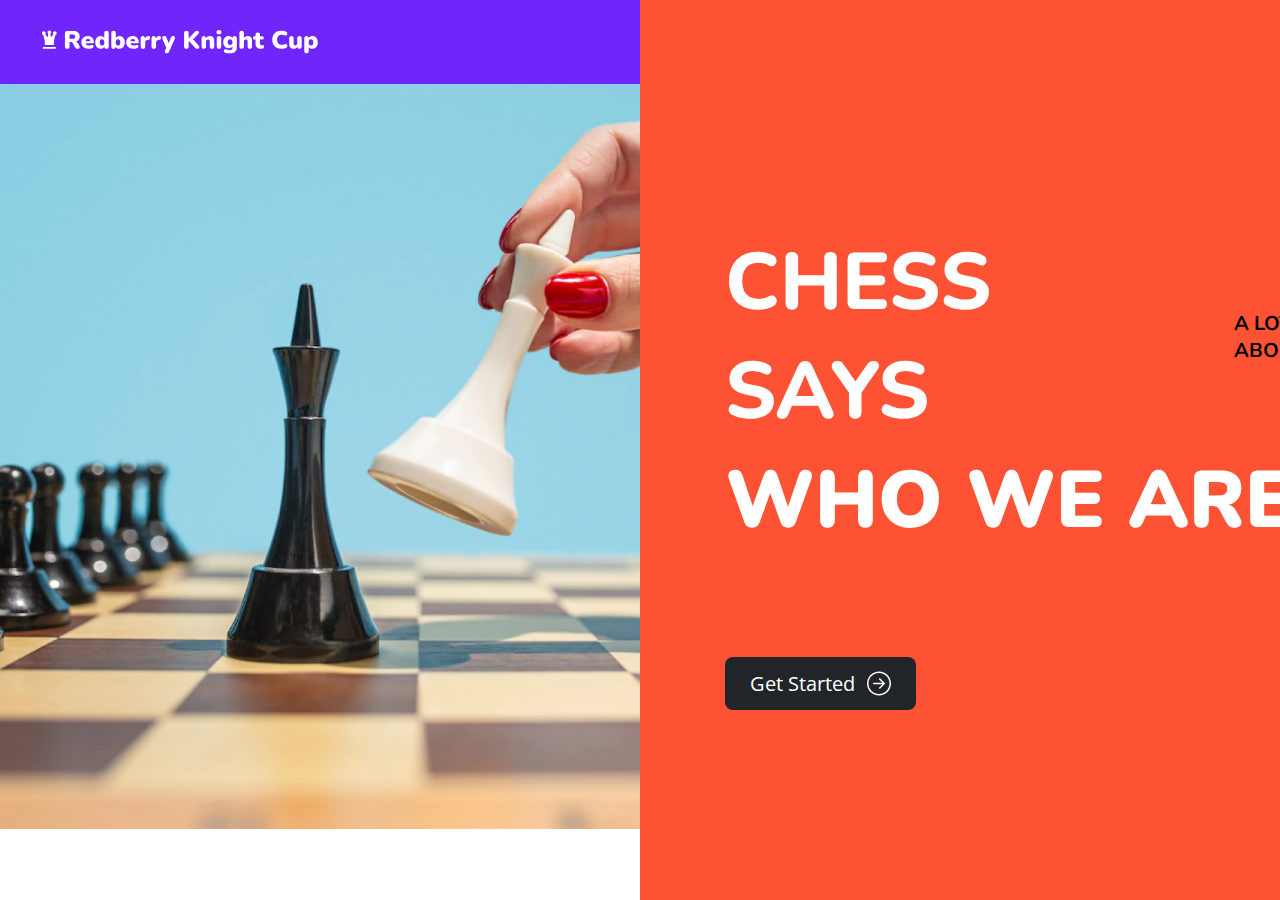
<file: index.html>
<!DOCTYPE html>
<html lang="en">
  <head>
    <meta charset="UTF-8" />
    <meta http-equiv="X-UA-Compatible" content="IE=edge" />
    <meta name="viewport" content="width=device-width, initial-scale=1.0" />
    <title>Redberry Knight Cup</title>
    <link rel="stylesheet" href="./css/landing-page.css" />
    <link rel="stylesheet" href="./css/first-step.css" />
    <link rel="stylesheet" href="./css/second-step.css" />
  </head>
  <body style="display: none">
    <div class="container">
      <!-- ******* left ********* -->
      <div class="left-side">
        <div class="left-head">
          <img src="./images/Khight-cup-logo.svg" alt="logo" />
        </div>
        <div class="left-body">
          <div class="quote quote1" id="quote1">
            <h1>“When you see a good move, look for a better one.”</h1>
            <p>-Emanuel Lasker</p>
          </div>
          <div class="quote quote2" id="quote2">
            <h1>
              “Many have become chess masters; <br />
              no one has become the master of chess.”
            </h1>
            <p>- Siegbert Tarrasch</p>
          </div>
        </div>
      </div>
      <!-- ******* right ********* -->
      <div class="right-side">
        <div class="right-child-div">
          <h1 class="right-h1">chess says <span> a lot about</span></h1>
          <h1>who we are</h1>
          <button onclick="getStarted()">
            <a href="#">Get started <img src="./images/button-arrow.svg" alt="arrow" /></a>
          </button>
        </div>
      </div>
      <!-- ******* form ********** -->
      <div class="personal-info">
        <div class="form-part-header"><h3>start creating your account</h3></div>

        <form class="registerForm" id="registerForm">
          <!-- progress bar -->
          <div class="progress-bar">
            <div class="progress" id="progress"></div>
            <div class="progress-step progress-step-active" id="progress-step1" data-title="Personal information"></div>
            <div class="progress-step" id="progress-step2" data-title="Chess experience"></div>
          </div>
          <!-- end of progress bar  -->
          <!-- first step -->
          <div class="step input-group" id="step1">
            <div class="head-group">
              <h1>Personal information</h1>
              <h3>This is basic information field</h3>
            </div>
            <input type="text" name="name" id="name" onfocus="progressGreen()" onkeyup="saveValue(this)" onfocusout="nameValidation(this)" placeholder="Name *" class="input" autocomplete="off" />
            <input
              type="email"
              name="email address"
              id="email"
              onfocus="progressGreen()"
              onkeyup="saveValue(this)"
              onfocusout=" emailValidation(this)"
              placeholder="Email address*"
              class="input"
              autocomplete="off"
            />
            <input
              type="tel"
              name="phone number"
              id="phone"
              onfocus="progressGreen()"
              onkeyup="saveValue(this)"
              onfocusout="phoneValidation(this)"
              placeholder="Phone number*"
              class="input"
              autocomplete="off"
              onkeypress="return onlyNumberKey(event)"
            />
            <input
              name="birthday"
              id="birthday"
              onkeyup="saveValue(this)"
              onfocusout="(this.type='text');dateValidation(this)"
              placeholder="Date of birth*"
              type="text"
              onfocus="(this.type='date');progressGreen()"
              class="input"
              autocomplete="off"
              min="1920-01-01"
              max="2006-12-31"
            />
          </div>
          <!-- first step end -->
          <!-- second step -->
          <div class="step" id="step2">
            <div class="head-group">
              <h1>Chess experience</h1>
              <h3>This is basic information field</h3>
            </div>
            <div class="select-group">
              <div class="dropdown dropdown1" onclick="saveDropdownValue(this)">
                <h2 class="h2" id="knowledge">level of knowledge <span style="color: #dc3545">*</span></h2>
                <ul class="first-dropdown-options dropdown-options">
                  <li>beginner</li>
                  <li>intermediate</li>
                  <li>professional</li>
                </ul>
              </div>
              <div class="dropdown dropdown2" onclick="saveDropdownValue(this)">
                <h2 id="player">Choose your character</h2>
                <ul class="second-dropdown-options dropdown-options">
                  <!-- <li>magnus Carlsen <img src="./images/player.png" alt="" /></li> -->
                </ul>
              </div>
            </div>
            <div class="question-group">
              <p>Have you participated in the Redberry Championship? <span style="color: #dc3545">*</span></p>
              <div class="choice">
                <input type="radio" id="yes" name="participated" value="yes" onclick="checkRadioInput()" />
                <label for="yes">Yes</label>
              </div>
              <div class="choice">
                <input type="radio" id="no" name="participated" value="no" onclick="checkRadioInput()" />
                <label for="no">No</label>
              </div>
            </div>
          </div>
          <!-- second step end -->
          <!-- buttons -->
          <div class="buttons">
            <a href="#" class="btn btn-prev">Back </a>
            <a href="#" class="btn btn-next">Next <img src="./images/button-arrow.svg" alt="arrow" /></a>
            <input type="button" value="Done" class="btn btn-next submit-btn hide-btn" />
          </div>
          <!-- buttons end -->
        </form>
        <div class="errors">
          <!-- <div class="error-message">
            <h3 class="error-top">
              <span
                ><img src="./images/error.svg" alt="error" />
                <span>Invalid Email</span>
              </span>
              <img src="./images/close-btn.svg" class="close-btn" alt="close" />
            </h3>
            <h3 class="error-bottom">Please enter valid email address</h3>
          </div>-->
        </div>
      </div>
      <!-- *********** end of form ****************** -->
    </div>

    <script src="./js/index.js"></script>
    <script src="./js/first-step.js"></script>
    <script src="./js/second-step.js"></script>
    <script src="./js/final.js"></script>
    <script src="./js/dropdown.js"></script>
    <script src="./js/sessionStorage.js"></script>
    <!-- <script src="./app.js"></script> -->

    <!-- <script src="./placeholder.js"></script> -->
  </body>
</html>
</file>
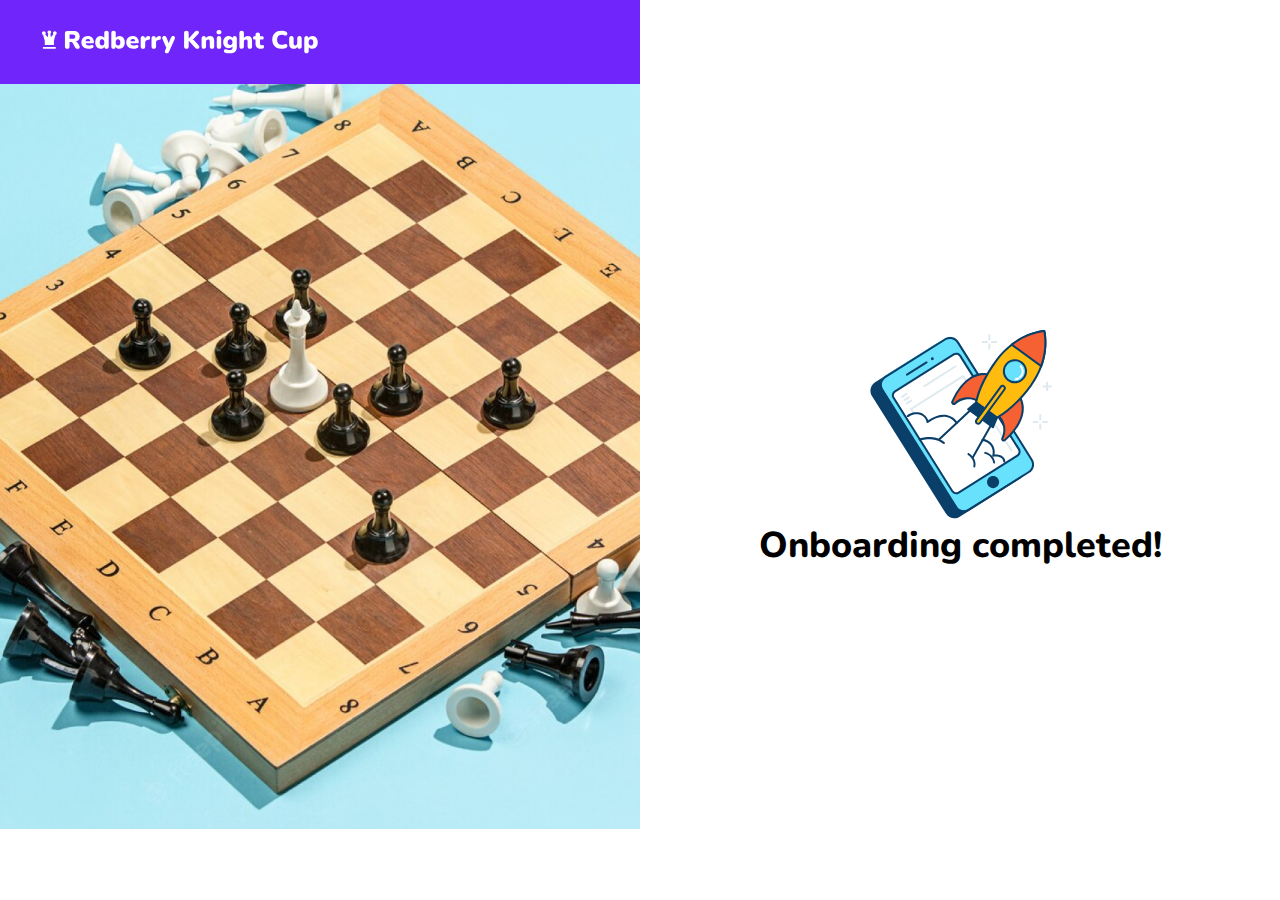
<file: final.html>
<!DOCTYPE html>
<html lang="en">
  <head>
    <meta charset="UTF-8" />
    <meta http-equiv="X-UA-Compatible" content="IE=edge" />
    <meta name="viewport" content="width=device-width, initial-scale=1.0" />
    <title>Document</title>
    <link rel="stylesheet" href="./css/final.css" />
  </head>
  <body>
    <div class="container">
      <!-- ******* left ********* -->
      <div class="left-side">
        <div class="left-head">
          <a href="./index.html">
            <img src="./images/Khight-cup-logo.svg" alt="logo" />
          </a>
        </div>
        <div class="left-body"></div>
      </div>
      <div class="right-side">
        <img src="./images/Succsess rocket.svg" alt="succes rocket" />
        <p>Onboarding completed!</p>
      </div>
    </div>
  </body>
</html>
</file>
<file: css/landing-page.css>
@import url('https://fonts.googleapis.com/css2?family=Nunito:wght@300;400;500;600;700;800;900&family=Open+Sans:wght@300;400;500;600;700;800&display=swap');

:root {
  --primary-color: #212529;
}

* {
  font-family: 'Nunito', 'Open Sans', sans-serif;
  margin: 0;
  border: 0;
  padding: 0;
  box-sizing: border-box;
  outline: 0;
}

.container {
  min-height: 100vh;
  display: flex;
  justify-content: baseline;
}

.right-side,
.left-side {
  width: 50vw;
}

.right-side {
  background: #fd5334;
  display: flex;
  justify-content: baseline;
  align-items: baseline;
  animation: appear 0.3s;
}

@keyframes appear {
  from {
    opacity: 0.5;
  }
  to {
    opacity: 1;
  }
}

.right-child-div {
  position: relative;
  top: 228px;
  left: 85px;
  width: max-content;
}

.right-child-div h1 {
  color: #fff;
  font-size: 5rem;
  line-height: 109px;
  text-transform: uppercase;
}

.right-child-div h1:first-child {
  display: flex;
  align-items: center;
  column-gap: 26px;
  font-weight: 800;
}

.right-child-div h1:nth-child(2) {
  font-weight: 900;
}

.right-child-div span {
  font-size: 20px;
  color: #000;
  font-weight: 700;
  line-height: 27px;
  text-transform: uppercase;
}

.right-child-div button {
  position: relative;
  width: 191px;
  height: 53px;
  background: var(--primary-color);
  border-radius: 8px;
  top: 102px;
}

.right-child-div button a {
  font-family: 'Open Sans';
  display: flex;
  justify-content: center;
  align-items: center;
  column-gap: 12px;
  color: #fff;
  font-family: 'Open Sans';
  font-weight: 400;
  font-size: 20px;
  line-height: 27px;
  text-transform: capitalize;
  text-decoration: none;
}

.right-child-div button:hover {
  background: var(--primary-color);
  outline: 4px solid rgba(194, 165, 249, 0.8);
}

/* 
.left-side {
} */

.left-head {
  background: #7025fb;
  height: 84px;
}

.left-head img {
  position: relative;
  left: 6.5%;
  top: 35.71%;
}

.left-body {
  position: relative;
  background-image: url('../images/Landing-page-scrolling-photo-1.png');
  background-position: 0 -84px;
  background-repeat: no-repeat;
  background-size: cover;
  background-attachment: local;
  height: calc(100% - 84px);
  transition: 0.3s;
}

/* **************** quote on left side */
.quote {
  position: relative;
  width: 423px;
  height: 140px;
  left: 132px;
  top: 251px;
  text-transform: uppercase;
  font-style: italic;
}
.quote1 {
  display: none;
}
.quote2 {
  display: none;
  width: 615px;
  top: 197px;
}

.quote-active {
  display: block;
}

.quote h1 {
  font-weight: 800;
  font-size: 26px;
  line-height: 35px;
  color: var(--primary-color);
}

.quote1 h1 {
  margin-bottom: 24px;
}
.quote2 h1 {
  margin-bottom: 32px;
}

.quote p {
  font-style: italic;
  font-weight: 500;
  font-size: 24px;
  line-height: 33px;
}
.quote1 p {
  color: #e5e6e8;
}

.quote2 p {
  color: #093f68;
  text-align: right;
}
</file>
<file: css/first-step.css>
@import url('https://fonts.googleapis.com/css2?family=Nunito:wght@300;400;500;600;700;800;900&family=Open+Sans:wght@300;400;500;600;700;800&display=swap');

:root {
  --primary-color: #212529;
}

* {
  font-family: 'Nunito', 'Open Sans', sans-serif;
  margin: 0;
  border: 0;
  padding: 0;
  box-sizing: border-box;
  outline: 0;
}

.container {
  min-height: 100vh;
  display: flex;
  justify-content: baseline;
}

.right-side,
.left-side {
  width: 50vw;
}

/* regirstation part ***** */

/* classes */

/* parent div of form element */
.personal-info {
  place-items: center;
  margin: 0;
  min-height: 100vh;
  width: 50vw;
  display: none;
  align-items: flex-start;
}

.personal-info * {
  font-family: 'Open Sans';
}

/* small header text above steps */
.form-part-header {
  position: absolute;
  top: 30px;
  left: calc(50% + 48px);
}
.form-part-header::after {
  content: '';
  position: absolute;
  top: 50px;
  left: -48px;
  height: 1px;
  width: 50vw;
  background: rgba(185, 180, 196, 0.3);
}

.form-part-header h3 {
  font-weight: 600;
  font-size: 16px;
  text-transform: capitalize;
  color: var(--primary-color);
}

/* progress bar */
.progress-bar {
  display: grid;
  position: relative;
  grid-template-columns: repeat(2, 40px);
  column-gap: 182px;
  margin-top: 60px;
  margin-left: 59px;
  counter-reset: step;
}

.progress-bar::before,
.progress {
  content: '';
  position: absolute;
  top: 50%;
  transform: translateY(-50%);
  height: 2px;
  /* width: 100%; */
  width: 260px;
  background: rgba(185, 180, 196, 0.3);
  z-index: -1;
}

.progress-step {
  width: 40px;
  height: 40px;
  background: #f5f5f5;
  border: 1px solid #e5e6e8;
  border-radius: 8px;
  display: flex;
  justify-content: center;
  align-items: center;
  color: #95939a;
}

.progress-step::before {
  counter-increment: step;
  content: counter(step);
  font-weight: 700;
  font-size: 18px;
}

.progress-step::after {
  content: attr(data-title);
  position: absolute;
  top: 50px;
  width: max-content;
  font-weight: 400;
  font-size: 16px;
  color: #000;
  z-index: 2;
}
/* class that will display checked box */
.checked::before {
  content: '';
  background-image: url('../images/checked.svg');
  background-repeat: no-repeat;
  background-size: cover;
  background-attachment: local;
  position: absolute;
  top: 13px;
  left: 8px;
  z-index: 3;
  width: 23px;
  height: 13px;
}

.progress-step-active {
  /* background: #e9faf1; */
  color: var(--primary-color);
}
.green {
  background: #e9faf1;
  color: var(--primary-color);
}

/* form */
.registerForm {
  width: 775px;
  height: 729px;
  margin: 84px auto 0 48px;
  position: relative;
  /* border: 1px solid black; */
}

.step {
  display: none;
  transform-origin: right;
  animation: animate 0.3s;
}

.active {
  display: block;
}

@keyframes animate {
  from {
    transform: scale(0, 1);
    opacity: 0;
  }
  to {
    transform: scale(1, 1);
    opacity: 1;
  }
}

.head-group {
  margin-bottom: 85px;
}
.head-group > h1 {
  font-weight: 600;
  font-size: 32px;
  line-height: 48px;
}

.head-group > h3 {
  font-weight: 600;
  font-size: 14px;
  color: #95939a;
  text-transform: capitalize;
}

.input-group,
#step2 {
  position: relative;
  margin: 0px;
  margin-top: 140px;
  margin-bottom: 0px;
}

.input-group input {
  /* styling form inputs globally*/
  display: block;
  width: 100%;
  padding: 0.75rem;
  box-shadow: inset 0px -1px 0px rgba(0, 0, 0, 0.212);
  border-radius: 4px;
  padding: 10px 16px;
  font-weight: 400;
  font-size: 20px;
  margin-bottom: 40px;
}

/* succsess */
/* .input-success */

.input-success {
  background-image: url('../images/input-checked.svg');
  background-repeat: no-repeat;
  background-size: 20px;
  background-position: calc(100% - 13px) 13px;
  background-attachment: local;
}

.input-invalid {
  background: #ffefef;
  color: #dc3545;
}

/* hover */
.input-group input:hover {
  background: #f8f9fa;
  color: rgba(33, 37, 41, 0.5);
}

/* active */
.input-group input:active,
.input-group input:focus {
  background: #e9ecef;
  color: var(--primary-color);
}

.input-group input::placeholder {
  color: var(--primary-color);
  font-weight: 400;
  font-size: 20px;
}

.width-50 {
  width: 50%;
}

.ml-auto {
  margin-left: auto;
}

/* buttons part */

.buttons {
  display: grid;
  grid-template-columns: repeat(2, 1fr);
  margin-top: 88px;
}

.btn {
  display: block;
  text-decoration: none;
  font-size: 20px;
  font-weight: 400;
  height: fit-content;
  padding: 13px 24px;
  border-radius: 8px;
}

.btn-prev {
  width: 93px;
  color: var(--primary-color);
  border: 1px solid var(--primary-color);
  transition: 0.3s;
}
.btn-prev:hover {
  background: rgba(185, 180, 196, 0.3);
  border: 1px solid rgba(194, 165, 249, 0.8);
}

.btn-next {
  width: 128px;
  background: var(--primary-color);
  color: #fff;
  display: flex;
  justify-content: center;
  align-items: center;
  column-gap: 12px;
  transition: 0.3s;
  margin-left: auto;
}

.btn-next:hover {
  background: var(--primary-color);
  outline: 4px solid #c2a5f9cc;
}

.hide-btn {
  display: none;
}
</file>
<file: css/second-step.css>
@import url('https://fonts.googleapis.com/css2?family=Nunito:wght@300;400;500;600;700;800;900&family=Open+Sans:wght@300;400;500;600;700;800&display=swap');

:root {
  --primary-color: #212529;
}

* {
  font-family: 'Nunito', 'Open Sans', sans-serif;
  margin: 0;
  border: 0;
  padding: 0;
  box-sizing: border-box;
  outline: 0;
}

.container {
  min-height: 100vh;
  display: flex;
  justify-content: baseline;
}

.right-side,
.left-side {
  width: 50vw;
}

/* dropdown select part */

.select-group {
  display: grid;
  grid-template-columns: repeat(2, 1fr);
  column-gap: 23px;
  align-items: flex-end;
  margin-bottom: 95px;
}

.dropdown {
  width: 392px;
  position: relative;
}

.dropdown h2 {
  height: fit-content;
  padding: 8px 24px;
  cursor: pointer;
  font-size: 20px;
  font-weight: 400;
  /* text-transform: capitalize; */
  background: #fff;
  color: #000;
  box-shadow: inset 0px -1px 0px rgba(0, 0, 0, 0.125);
  border-radius: 4px;
}

.dropdown h2::after {
  content: '';
  background: url('../images/dropdown-arrow.svg');
  background-size: 16px;
  background-repeat: no-repeat;
  position: absolute;
  height: 100%;
  width: 32px;
  right: 0px;
  top: 15px;
  transition: all 0.1s;
}

/* .arrow class is to rotate arrow for dropdown menu */
.dropdown .arrow::after {
  transform: rotateX(180deg);
  top: -15px;
}

.dropdown-options {
  display: none;
  position: absolute;
  background: #fff;
  color: #000;
  width: 392px;
  height: 199px;
  opacity: 0;
  transition: all 0.3s;
  overflow-y: scroll;
  top: 50px;
  border: 1px solid rgba(185, 180, 196, 0.3);
  box-shadow: 0px 2px 4px rgba(0, 0, 0, 0.1);
  border-radius: 4px;
  padding: 20px 0;
}

/* class added to .dropdown-options element to display list */
.actived {
  display: block;
  opacity: 1;
  transition: all 2s;
  z-index: 2;
}

.dropdown-options::-webkit-scrollbar {
  width: 8px;
  background: #ffffff;
  border-radius: 8px;
}
.dropdown-options::-webkit-scrollbar-thumb {
  background: #525861;
  border-radius: 8px;
}

.dropdown-options li {
  /* height: 45px; */
  font-weight: 400;
  font-size: 20px;
  text-transform: capitalize;
  cursor: pointer;
  padding: 0.6em 28px;
}

.dropdown-options li:hover {
  background: #f7f7f9;
  font-weight: 600;
}

/* choose player dropdown */
.second-dropdown-options {
  height: 419px;
}

.second-dropdown-options li {
  display: flex;
  justify-content: space-between;
  align-items: center;
}

.second-dropdown-options img,
#player img {
  width: 100px;
  object-position: right;
  object-fit: contain;
  height: 72px;
  border-radius: 4px;
  justify-self: last baseline;
}

#player img {
  position: relative;
  right: 25px;
}

/* question part */
.question-group {
  margin: 26px 0 116px 0px;
  padding: 8px 16px;
}

.question-group p {
  padding: 8px 0;
  font-weight: 400;
  font-size: 20px;
}

.question-group .choice {
  display: inline;
  margin-right: 16px;
  top: 12px;
  position: relative;
  font-weight: 400;
  font-size: 16px;
}
.question-group input {
  width: 20px;
  height: 20px;
}
.question-group label {
  position: relative;
  top: -5px;
}

/* error mesage box styling */
.errors {
  position: absolute;
  top: 206px;
  right: 39px;
}
.error-message {
  position: relative;
  display: flex;
  flex-direction: column;
  justify-content: center;
  width: 350px;
  height: 87px;
  background: #ffffffd9;
  border: 1px solid #0000001a;
  box-shadow: 0px 8px 16px #00000026;
  border-radius: 4px;
  margin-bottom: 20px;
  animation: error-animate 0.5s;
}

@keyframes error-animate {
  from {
    transform: scale(0) rotate(-10deg);
    opacity: 0.5;
  }

  to {
    transform: scale(1) rotate(0deg);
    opacity: 1;
  }
}

.error-top {
  font-size: 14px;
  font-weight: 600;
  height: 39px;
  color: #dc3545;
  display: flex;
  justify-content: space-between;
  align-items: center;
  padding: 12px;
  border-bottom: 1px solid #0000000e;
}
.error-top span {
  display: flex;
  align-items: center;
}
.error-top span > img {
  margin-right: 10px;
}
.close-btn {
  cursor: pointer;
  /* width: 14px; */
  /* height: 14px; */
  padding: 6px;
}

.close-btn:hover {
  background: #dadadb;
  border-radius: 4px;
}

.error-bottom {
  font-weight: 400;
  height: 48px;
  width: 100%;
  font-size: 16px;
  color: var(--primary-color);
  padding: 12px;
}
</file>
<file: css/final.css>
@import url('https://fonts.googleapis.com/css2?family=Nunito:wght@300;400;500;600;700;800;900&family=Open+Sans:wght@300;400;500;600;700;800&display=swap');

:root {
  --primary-color: #212529;
}

* {
  font-family: 'Nunito', 'Open Sans', sans-serif;
  margin: 0;
  border: 0;
  padding: 0;
  box-sizing: border-box;
  outline: 0;
}

.container {
  min-height: 100vh;
  display: flex;
  justify-content: baseline;
}

.right-side,
.left-side {
  width: 50vw;
}

.right-side {
  display: grid;
  place-content: center;
}

.right-side img {
  justify-self: center;
}

.right-side p {
  font-weight: 800;
  font-size: 36px;
}

.left-head {
  background: #7025fb;
  height: 84px;
}

.left-head img {
  position: relative;
  left: 6.5%;
  top: 35.71%;
}

.left-body {
  position: relative;
  background-image: url('../images/final-bg.png');
  background-position: 0 -84px;
  background-repeat: no-repeat;
  background-size: cover;
  background-attachment: local;
  height: calc(100% - 84px);
  transition: 0.3s;
}
</file>
